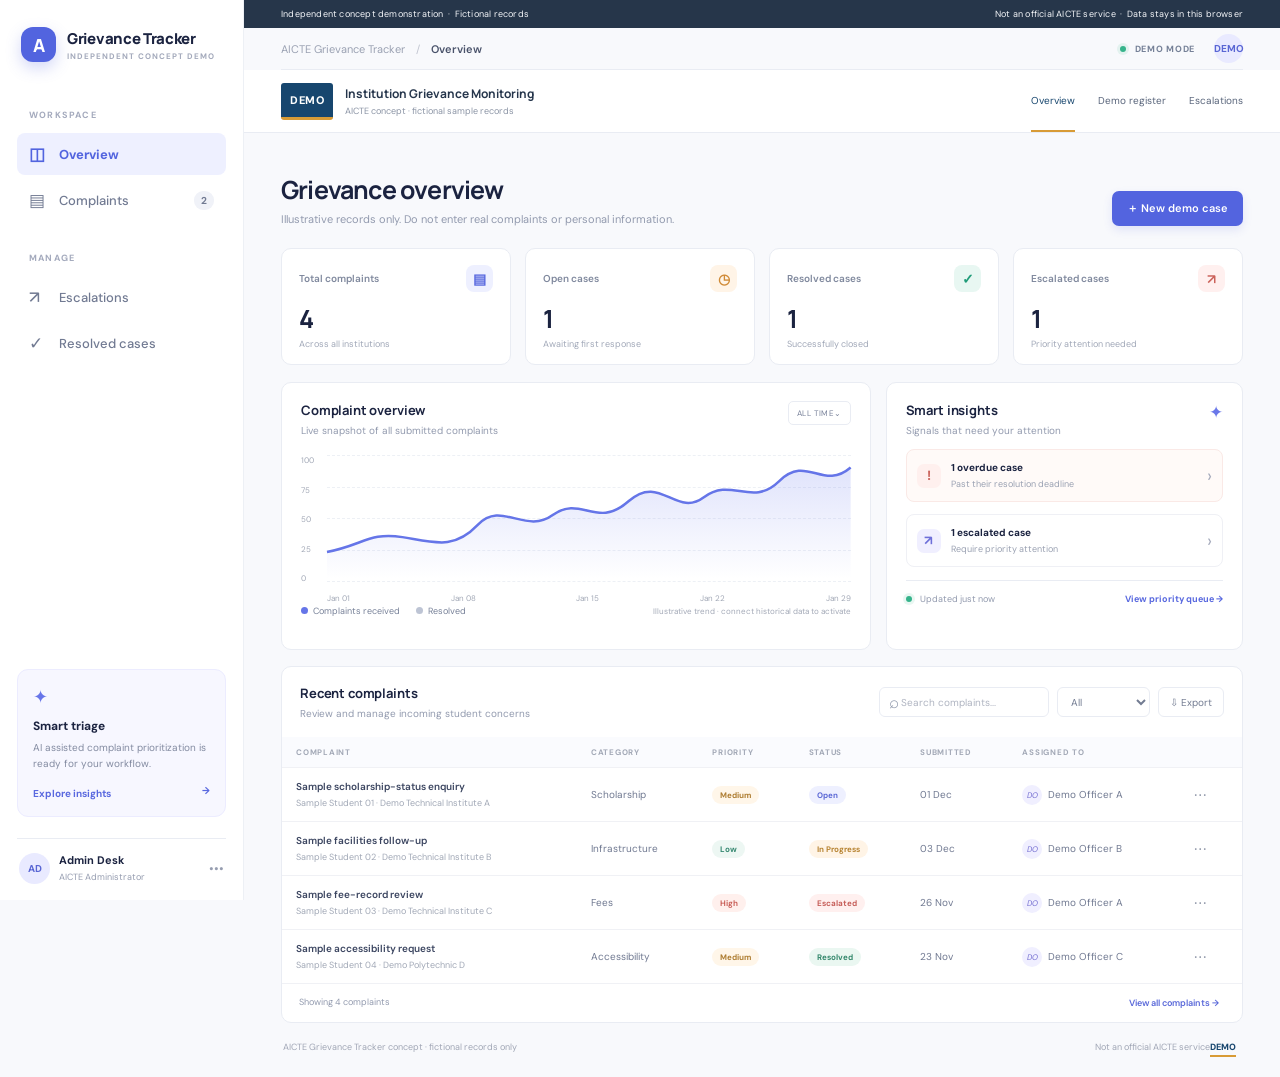
<file: docs/index.html>
<!doctype html>
<html lang="en">
<head>
  <meta charset="utf-8"><meta name="viewport" content="width=device-width,initial-scale=1">
  <title>AICTE Grievance Tracker</title>
  <link rel="preconnect" href="https://fonts.googleapis.com"><link href="https://fonts.googleapis.com/css2?family=DM+Sans:wght@400;500;600;700&family=Manrope:wght@400;500;600;700;800&display=swap" rel="stylesheet">
  <meta name="description" content="Independent AICTE grievance-tracking concept demonstration using fictional records.">
  <link rel="stylesheet" href="./styles.css">
</head>
<body>
<aside class="sidebar">
  <div class="brand"><span class="brand-mark">A</span><span>Grievance Tracker<small>INDEPENDENT CONCEPT DEMO</small></span></div>
  <div class="nav-label">WORKSPACE</div><button class="nav-item active" data-view="overview"><span>◫</span> Overview</button><button class="nav-item" data-view="complaints"><span>▤</span> Complaints <b id="nav-count">0</b></button>
  <div class="nav-label spaced">MANAGE</div><button class="nav-item" data-filter="Escalated"><span>↗</span> Escalations</button><button class="nav-item" data-filter="Resolved"><span>✓</span> Resolved cases</button>
  <div class="sidebar-bottom"><div class="help-card"><div class="help-icon">✦</div><strong>Smart triage</strong><p>AI assisted complaint prioritization is ready for your workflow.</p><a href="#" onclick="return false">Explore insights <span>→</span></a></div><div class="profile"><div class="avatar">AD</div><div><strong>Admin Desk</strong><small>AICTE Administrator</small></div><span class="dots">•••</span></div></div>
</aside>
<main class="main">
  <div class="gov-strip"><span>Independent concept demonstration&nbsp; · &nbsp;Fictional records</span><span>Not an official AICTE service&nbsp; · &nbsp;Data stays in this browser</span></div>
  <header class="topbar"><div class="crumb">AICTE Grievance Tracker <span>/</span> <strong id="crumb-current">Overview</strong></div><div class="top-actions"><span class="live"><i></i> DEMO MODE</span><div class="avatar small-avatar">DEMO</div></div></header>
  <nav class="stakeholder-nav"><span class="council-mark">DEMO</span><span class="council-name">Institution Grievance Monitoring<span>AICTE concept · fictional sample records</span></span><div class="stakeholder-links"><a class="current" href="#" data-view="overview">Overview</a><a href="#" data-view="complaints">Demo register</a><a href="#" data-filter="Escalated">Escalations</a></div></nav>
  <section class="page-head"><div><h1 id="page-title">Grievance overview</h1><p id="page-description">Illustrative records only. Do not enter real complaints or personal information.</p></div><button class="primary" id="new-complaint">＋ <span>New demo case</span></button></section>
  <section class="kpis" id="kpis"></section>
  <section class="content-grid">
    <article class="panel trend-panel"><div class="panel-head"><div><h2>Complaint overview</h2><p>Live snapshot of all submitted complaints</p></div><span class="period">ALL TIME⌄</span></div><div class="chart-area"><div class="y-axis"><span>100</span><span>75</span><span>50</span><span>25</span><span>0</span></div><div class="chart"><div class="gridlines"><i></i><i></i><i></i><i></i><i></i></div><svg viewBox="0 0 660 185" preserveAspectRatio="none" aria-label="Complaint volume trend"><defs><linearGradient id="fill" x1="0" x2="0" y1="0" y2="1"><stop offset="0" stop-color="#6575ee" stop-opacity=".2"/><stop offset="1" stop-color="#6575ee" stop-opacity="0"/></linearGradient></defs><path class="area" d="M0 145 C45 135 54 115 95 123 S160 142 190 105 S250 120 285 90 S340 112 380 70 S440 95 475 64 S535 80 570 40 S625 55 660 20 L660 185 L0 185Z"/><path class="line" d="M0 145 C45 135 54 115 95 123 S160 142 190 105 S250 120 285 90 S340 112 380 70 S440 95 475 64 S535 80 570 40 S625 55 660 20"/></svg><div class="x-axis"><span>Jan 01</span><span>Jan 08</span><span>Jan 15</span><span>Jan 22</span><span>Jan 29</span></div></div></div><div class="chart-legend"><span><i class="legend-blue"></i>Complaints received</span><span><i class="legend-gray"></i>Resolved</span><small>Illustrative trend · connect historical data to activate</small></div></article>
    <article class="panel insight-panel"><div class="panel-head"><div><h2>Smart insights</h2><p>Signals that need your attention</p></div><span class="spark">✦</span></div><button class="insight-card urgent" data-insight="overdue"><span class="insight-icon">!</span><span class="insight-copy"><strong id="overdue-insight">0 overdue cases</strong><span>Past their resolution deadline</span></span><span class="chevron">›</span></button><button class="insight-card" data-insight="escalated"><span class="insight-icon purple">↗</span><span class="insight-copy"><strong id="escalated-insight">0 escalated cases</strong><span>Require priority attention</span></span><span class="chevron">›</span></button><div class="insight-foot"><span class="pulse"></span> Updated just now <a href="#complaints" id="view-priority">View priority queue →</a></div></article>
  </section>
  <section class="panel table-panel" id="complaints-section"><div class="panel-head table-header"><div><h2 id="table-title">Recent complaints</h2><p id="table-description">Review and manage incoming student concerns</p></div><div class="table-tools"><label class="search">⌕ <input id="search" placeholder="Search complaints..."></label><select id="status-filter"><option>All</option><option>Open</option><option>In Progress</option><option>Escalated</option><option>Resolved</option></select><button class="outline" id="export">⇩ Export</button></div></div><div class="table-wrap"><table><thead><tr><th>COMPLAINT</th><th>CATEGORY</th><th>PRIORITY</th><th>STATUS</th><th>SUBMITTED</th><th>ASSIGNED TO</th><th></th></tr></thead><tbody id="complaint-rows"></tbody></table></div><div class="table-footer"><span id="result-count">Showing 0 complaints</span><button class="text-button" data-view="complaints">View all complaints →</button></div></section>
  <section class="register-view" id="complaints-view" hidden><div class="register-intro"><div class="register-icon">▤</div><div><h2>Grievance register</h2><p>Search, filter, review and update grievances submitted to AICTE.</p></div></div></section>
  <footer><span class="footer-mark">DEMO</span> AICTE Grievance Tracker concept · fictional records only <span>Not an official AICTE service</span></footer>
</main>
<div class="toast" id="toast"></div>
<dialog id="complaint-dialog"><form id="complaint-form"><div class="dialog-head"><div><span class="eyebrow"><span></span> DEMO CASE</span><h2>Create a demo case</h2></div><button type="button" class="close" id="close-dialog">×</button></div><p class="demo-form-note">Use fictional details only. This record stays in your browser and is not submitted to AICTE.</p><label>Sample case title<input name="title" required minlength="3" placeholder="Example: Sample facilities enquiry"></label><label>Sample details<textarea name="description" required minlength="5" rows="3" placeholder="Fictional details for demonstration"></textarea></label><div class="form-row"><label>Category<select name="category"><option>Scholarship</option><option>Infrastructure</option><option>Fees</option><option>Accessibility</option><option>Conduct</option><option>Academic</option><option>Other</option></select></label><label>Priority<select name="priority"><option>Medium</option><option>Low</option><option>High</option><option>Urgent</option></select></label></div><div class="form-row"><label>Sample submitter<input name="student" required placeholder="Sample Student"></label><label>Demo institution<input name="institution" required placeholder="Demo Technical Institute"></label></div><div class="form-row"><label>Demo assignee<input name="assigned_to" value="Unassigned"></label><label>Illustrative due date<input name="due_date" type="date" required></label></div><div class="dialog-actions"><button type="button" class="outline" id="cancel-dialog">Cancel</button><button class="primary">Save demo case</button></div></form></dialog>
<dialog id="detail-dialog"><div id="detail-content"></div></dialog>
<script src="./app.js"></script>
</body></html>
</file>
<file: docs/styles.css>
:root{--ink:#1b2340;--muted:#828ba4;--line:#e9ecf3;--blue:#5264df;--bg:#f8f9fc;--green:#17856d;--red:#cc5f58;--amber:#b27a22}*{box-sizing:border-box}body{margin:0;background:var(--bg);color:var(--ink);font-family:'DM Sans',sans-serif;font-size:13px}.sidebar{position:fixed;inset:0 auto 0 0;width:244px;background:#fff;border-right:1px solid #edf0f5;padding:27px 17px 15px;display:flex;flex-direction:column}.brand{display:flex;align-items:center;gap:11px;margin:0 4px 47px;font:800 19px Manrope,sans-serif;letter-spacing:-.7px}.brand-mark{width:35px;height:35px;border-radius:12px;background:#5264df;color:white;display:grid;place-items:center;font-size:18px;box-shadow:0 6px 15px #5264df40}.brand-iq{color:#6675ec}.brand small{display:block;font:700 8px 'DM Sans';letter-spacing:1px;color:#a3a9bb;margin-top:2px}.nav-label{font-size:9px;font-weight:700;letter-spacing:1.2px;color:#a4aabd;padding:0 12px 10px}.nav-label.spaced{margin-top:29px}.nav-item{border:0;background:transparent;color:#717a92;height:42px;text-align:left;padding:0 12px;border-radius:8px;margin:2px 0;font:500 13px 'DM Sans';cursor:pointer;display:flex;align-items:center;gap:12px}.nav-item span{width:18px;font-size:17px}.nav-item.active{background:#eef0ff;color:#5264df;font-weight:700}.nav-item b{margin-left:auto;background:#f0f2f8;padding:3px 7px;border-radius:9px;font-size:10px}.sidebar-bottom{margin-top:auto}.help-card{background:#f7f7ff;border:1px solid #ececff;border-radius:11px;padding:15px;margin-bottom:21px}.help-icon{color:#6775e9;font-size:18px;margin-bottom:8px}.help-card strong{font-size:12px}.help-card p{font-size:10px;line-height:1.6;color:#838ba1;margin:6px 0 12px}.help-card a{font-size:10px;text-decoration:none;color:#5968df;font-weight:700}.help-card a span{float:right}.profile{display:flex;align-items:center;gap:9px;border-top:1px solid var(--line);padding:14px 2px 1px}.avatar{width:31px;height:31px;border-radius:50%;background:#e9eaff;color:#5966d4;display:grid;place-items:center;font-size:10px;font-weight:700}.profile strong{display:block;font-size:11px}.profile small{font-size:9px;color:#969db0}.dots{margin-left:auto;color:#969db0}.main{margin-left:244px;padding:0 37px;max-width:1800px}.topbar{height:66px;border-bottom:1px solid var(--line);display:flex;align-items:center;justify-content:space-between}.crumb{font-size:11px;color:#9aa1b2}.crumb span{margin:0 8px;color:#c1c5d0}.crumb strong{color:#49526a;font-weight:600}.top-actions{display:flex;align-items:center;gap:19px}.live{font-size:9px;letter-spacing:.7px;color:#758097;font-weight:700}.live i,.pulse{display:inline-block;width:6px;height:6px;background:#36b38b;border-radius:50%;margin-right:6px;box-shadow:0 0 0 3px #36b38b1c}.icon-button{border:0;background:none;font-size:20px;color:#858da2;position:relative}.icon-button em{position:absolute;width:5px;height:5px;border-radius:50%;background:#e58278;right:3px;top:5px}.small-avatar{width:29px;height:29px}.page-head{display:flex;justify-content:space-between;align-items:end;padding:30px 0 22px}.eyebrow{font-size:9px;letter-spacing:1.4px;color:#8d96ab;font-weight:700;display:flex;align-items:center;gap:7px}.eyebrow span{width:6px;height:6px;background:#6878ed;border-radius:50%}h1,h2,p{margin-top:0}h1{font:700 25px Manrope,sans-serif;letter-spacing:-.8px;margin:9px 0 5px} .page-head p,.panel-head p{color:#929aae;font-size:11px;margin:0}.primary{border:0;border-radius:7px;background:#5364df;color:#fff;padding:10px 15px;font:600 11px 'DM Sans';cursor:pointer;box-shadow:0 4px 10px #5364df24}.primary:hover{background:#4354cb}.kpis{display:grid;grid-template-columns:repeat(4,1fr);gap:14px;margin-bottom:17px}.kpi{background:#fff;border:1px solid var(--line);border-radius:10px;padding:16px 17px 14px;min-height:105px}.kpi-top{display:flex;align-items:center;justify-content:space-between;color:#7f889d;font-size:10px;font-weight:600}.kpi-icon{width:27px;height:27px;border-radius:8px;display:grid;place-items:center;background:#eef0ff;color:#5868df;font-size:14px}.kpi:nth-child(2) .kpi-icon{background:#fff4e7;color:#d08a36}.kpi:nth-child(3) .kpi-icon{background:#e8f7f2;color:#209c79}.kpi:nth-child(4) .kpi-icon{background:#fff0ef;color:#cb625a}.kpi-number{font:700 25px Manrope,sans-serif;margin:9px 0 0;letter-spacing:-1px}.kpi-foot{font-size:9px;color:#a1a8b8;margin-top:2px}.kpi-foot strong{color:#288e75}.content-grid{display:grid;grid-template-columns:1.65fr 1fr;gap:15px;margin-bottom:16px}.panel{background:white;border:1px solid var(--line);border-radius:10px}.trend-panel,.insight-panel{min-height:268px;padding:18px 19px}.panel-head{display:flex;align-items:flex-start;justify-content:space-between}.panel-head h2{font:700 13px Manrope,sans-serif;margin:0 0 5px;letter-spacing:-.15px}.panel-head p{font-size:10px}.period{border:1px solid var(--line);border-radius:5px;padding:6px 8px;font-size:8px;letter-spacing:.4px;color:#79829a}.chart-area{height:151px;display:flex;margin-top:17px}.y-axis{width:26px;display:flex;flex-direction:column;justify-content:space-between;padding:1px 0 22px;color:#a2a8b6;font-size:8px}.chart{position:relative;flex:1}.gridlines{position:absolute;inset:1px 0 23px;display:flex;flex-direction:column;justify-content:space-between}.gridlines i{border-top:1px dashed #edf0f5}.chart svg{position:absolute;left:0;right:0;top:0;width:100%;height:125px;overflow:visible}.area{fill:url(#fill)}.line{fill:none;stroke:#6575e8;stroke-width:2.5;vector-effect:non-scaling-stroke}.x-axis{position:absolute;bottom:2px;left:0;right:0;display:flex;justify-content:space-between;color:#a2a8b6;font-size:8px}.chart-legend{display:flex;align-items:center;gap:16px;font-size:9px;color:#778198}.chart-legend i{display:inline-block;width:7px;height:7px;border-radius:50%;margin-right:5px}.legend-blue{background:#6575e8}.legend-gray{background:#bdc4d4}.chart-legend small{margin-left:auto;font-size:8px;color:#a2a8b6}.spark{color:#6a78e9;font-size:17px}.insight-card{display:flex;align-items:center;gap:10px;border:1px solid #eff0f5;border-radius:8px;padding:11px 10px;margin-top:12px}.insight-card.urgent{background:#fffaf8;border-color:#fae9e6}.insight-icon{background:#fff0ee;color:#cb655d;width:24px;height:24px;display:grid;place-items:center;border-radius:7px;font-weight:700}.insight-icon.purple{background:#f0efff;color:#6e70d9}.insight-card strong{font-size:10px}.insight-card p{font-size:9px;color:#9aa1b2;margin:3px 0 0}.chevron{margin-left:auto;color:#a5aabc;font-size:18px}.insight-foot{border-top:1px solid var(--line);margin-top:13px;padding-top:12px;font-size:9px;color:#929aae}.insight-foot a{float:right;text-decoration:none;color:#5868df;font-weight:700}.table-panel{overflow:hidden}.table-header{padding:17px 18px;align-items:center}.table-tools{display:flex;gap:8px;align-items:center}.search{height:30px;border:1px solid var(--line);border-radius:6px;padding:0 9px;color:#9099ac;display:flex;align-items:center;font-size:17px}.search input{width:140px;border:0;outline:0;font:10px 'DM Sans';color:#35405c}.search input::placeholder{color:#afb4c1}.table-tools select,.outline{height:30px;border:1px solid var(--line);border-radius:6px;background:white;padding:0 9px;color:#737c92;font:10px 'DM Sans'}.outline{padding:0 11px;cursor:pointer}.table-wrap{overflow-x:auto}table{border-collapse:collapse;width:100%;white-space:nowrap}th{text-align:left;color:#a2a8b6;background:#fafbfe;padding:10px 14px;font-size:8px;letter-spacing:.75px;font-weight:700}td{padding:12px 14px;border-top:1px solid #f0f1f5;font-size:10px;color:#707991}td:first-child{min-width:230px}.case-title{color:#3b4560;font-weight:600;cursor:pointer}.case-meta{display:block;color:#a1a8b6;font-size:9px;margin-top:4px}.badge{display:inline-block;border-radius:20px;padding:4px 8px;font-size:8px;font-weight:700}.priority-Urgent,.priority-High{background:#fff0ed;color:#c96059}.priority-Medium{background:#fff6e9;color:#ae7d32}.priority-Low{background:#edf7f3;color:#32866e}.status-Open{background:#eef0ff;color:#5c69d6}.status-In-Progress{background:#fff4e6;color:#b78331}.status-Resolved{background:#eaf7f1;color:#33876b}.status-Escalated{background:#fff0ef;color:#c65e59}.assignee{display:flex;align-items:center;gap:6px}.mini-avatar{width:20px;height:20px;border-radius:50%;background:#f0efff;color:#746ed1;font-size:8px;display:grid;place-items:center}.row-menu{background:none;border:0;color:#9aa1b1;cursor:pointer;font-size:16px}.table-footer{border-top:1px solid #f0f1f5;padding:12px 17px;display:flex;justify-content:space-between;color:#929aae;font-size:9px}.text-button{border:0;background:none;color:#5968d9;font:600 9px 'DM Sans';cursor:pointer}footer{padding:18px 2px 24px;color:#a0a6b5;font-size:9px}footer span{float:right}footer b{color:#6171e6}.toast{position:fixed;right:25px;bottom:25px;background:#202844;color:white;padding:12px 16px;border-radius:8px;box-shadow:0 8px 25px #15204430;opacity:0;transform:translateY(10px);transition:.2s;pointer-events:none;z-index:10}.toast.show{opacity:1;transform:none}dialog{border:0;border-radius:13px;padding:0;width:min(540px,94vw);box-shadow:0 25px 90px #1d254355}dialog::backdrop{background:#121a2e80;backdrop-filter:blur(2px)}#complaint-form{padding:24px}.dialog-head{display:flex;justify-content:space-between;align-items:start;margin-bottom:20px}.dialog-head h2{font:700 20px Manrope;margin:7px 0}.close{border:0;background:#f2f3f8;border-radius:50%;width:29px;height:29px;font-size:20px;color:#798197;cursor:pointer}dialog label{display:block;font-size:10px;font-weight:600;color:#5e6881;margin-bottom:13px}dialog input,dialog select,dialog textarea{display:block;width:100%;margin-top:6px;border:1px solid #e4e7ef;border-radius:6px;padding:9px 10px;font:11px 'DM Sans';color:#343e59;outline-color:#7884eb}dialog textarea{resize:vertical}.form-row{display:grid;grid-template-columns:1fr 1fr;gap:13px}.dialog-actions{display:flex;justify-content:end;gap:8px;margin-top:7px}.dialog-actions .primary{height:34px}.detail{padding:23px}.detail h2{font:700 19px Manrope;margin:10px 0 8px}.detail p{color:#788198;font-size:12px;line-height:1.7}.detail-grid{display:grid;grid-template-columns:1fr 1fr;gap:15px;background:#f8f9fc;padding:14px;border-radius:8px;margin:17px 0}.detail-grid small{display:block;color:#969db0;font-size:9px;margin-bottom:5px}.detail-grid strong{font-size:11px}.detail-actions{display:flex;justify-content:space-between;gap:8px}.detail-actions select{border:1px solid var(--line);border-radius:6px;padding:7px;color:#59637a}.danger{border:1px solid #f2d8d5;color:#c65e59;background:white;border-radius:6px;padding:7px 10px;font:10px 'DM Sans';cursor:pointer}@media(max-width:1100px){.main{padding:0 22px}.sidebar{width:215px}.main{margin-left:215px}.content-grid{grid-template-columns:1.3fr 1fr}.chart-legend small{display:none}}@media(max-width:800px){.sidebar{width:62px;padding:20px 8px}.brand{margin:0 5px 35px}.brand>span:last-child,.nav-label,.nav-item:not(.active),.nav-item b,.sidebar-bottom{display:none}.nav-item{font-size:0;justify-content:center;padding:0}.nav-item span{font-size:17px}.main{margin-left:62px;padding:0 15px}.content-grid{grid-template-columns:1fr}.kpis{grid-template-columns:repeat(2,1fr)}.page-head{align-items:start}.page-head h1{font-size:21px}.table-header{align-items:start;gap:14px;flex-direction:column}.table-tools{width:100%;flex-wrap:wrap}.search{flex:1}.search input{width:100%}}@media(max-width:500px){.kpis{gap:8px}.kpi{padding:12px;min-height:90px}.kpi-number{font-size:21px}.page-head p{max-width:210px;line-height:1.5}.primary{padding:9px 10px}.primary span{font-size:10px}.live{display:none}.form-row{grid-template-columns:1fr}}

/* AICTE inspired public-service frame and actionable grievance controls */
.gov-strip{height:28px;margin:0 -37px;padding:0 37px;background:#26364a;color:#f5f7fa;display:flex;align-items:center;justify-content:space-between;font-size:9px;letter-spacing:.2px}
.stakeholder-nav{min-height:62px;display:flex;align-items:center;gap:12px;border-bottom:1px solid var(--line);background:#fff;margin:0 -37px;padding:0 37px}
.council-mark{background:#17466e;color:#fff;font-weight:800;font-size:11px;letter-spacing:.6px;border-radius:3px;padding:10px 9px;border-bottom:3px solid #d89b36}
.council-name{font:700 12px Manrope;color:#25354b}.council-name span{display:block;margin-top:3px;font:400 9px 'DM Sans';color:#8b94a5}
.stakeholder-links{margin-left:auto;display:flex;align-items:stretch;gap:23px;height:62px}.stakeholder-links a{display:flex;align-items:center;color:#59657b;text-decoration:none;font-size:10px;border-bottom:2px solid transparent}.stakeholder-links a:hover,.stakeholder-links a.current{color:#17466e;border-color:#d89b36}
.gov-strip+ .topbar{height:42px}.insight-card{width:100%;text-align:left;background:#fff;font-family:inherit;cursor:pointer;color:var(--ink);transition:transform .15s,border-color .15s,box-shadow .15s}.insight-card:hover{transform:translateY(-1px);border-color:#bbc4ee;box-shadow:0 4px 12px #20346710}.insight-copy{display:grid;gap:4px}.insight-copy strong{font-size:10px}.insight-copy>span{font-size:9px;color:#9aa1b2}.insight-card:focus-visible,.stakeholder-links a:focus-visible{outline:2px solid #5264df;outline-offset:2px}.register-view{margin:0 0 10px}.register-intro{display:flex;align-items:center;gap:12px;padding:14px 17px;background:#fff;border:1px solid var(--line);border-left:3px solid #d89b36;border-radius:8px}.register-icon{width:31px;height:31px;border-radius:6px;background:#edf3f8;color:#17466e;display:grid;place-items:center}.register-intro h2{font:700 13px Manrope;margin:0 0 4px}.register-intro p{font-size:10px;color:#929aae;margin:0}.complaints-view #kpis,.complaints-view .content-grid{display:none}.complaints-view #complaints-section{margin-top:0}.footer-mark{display:inline-block;font-weight:800;color:#17466e;border-bottom:2px solid #d89b36;padding-bottom:2px;margin-right:5px}
@media(max-width:800px){.gov-strip{margin:0 -15px;padding:0 15px}.stakeholder-nav{margin:0 -15px;padding:0 15px;flex-wrap:wrap}.stakeholder-links{gap:12px;height:42px;width:100%;margin:0 0 0 42px}.stakeholder-links a{font-size:9px}.gov-strip+ .topbar{height:42px}}
.brand>span:last-child{font-size:15px;letter-spacing:-.3px;white-space:nowrap}
.demo-form-note{padding:10px 12px;background:#fff7ed;border-left:3px solid #d89b36;color:#72552d;font-size:11px;line-height:1.55;border-radius:4px}
</file>
